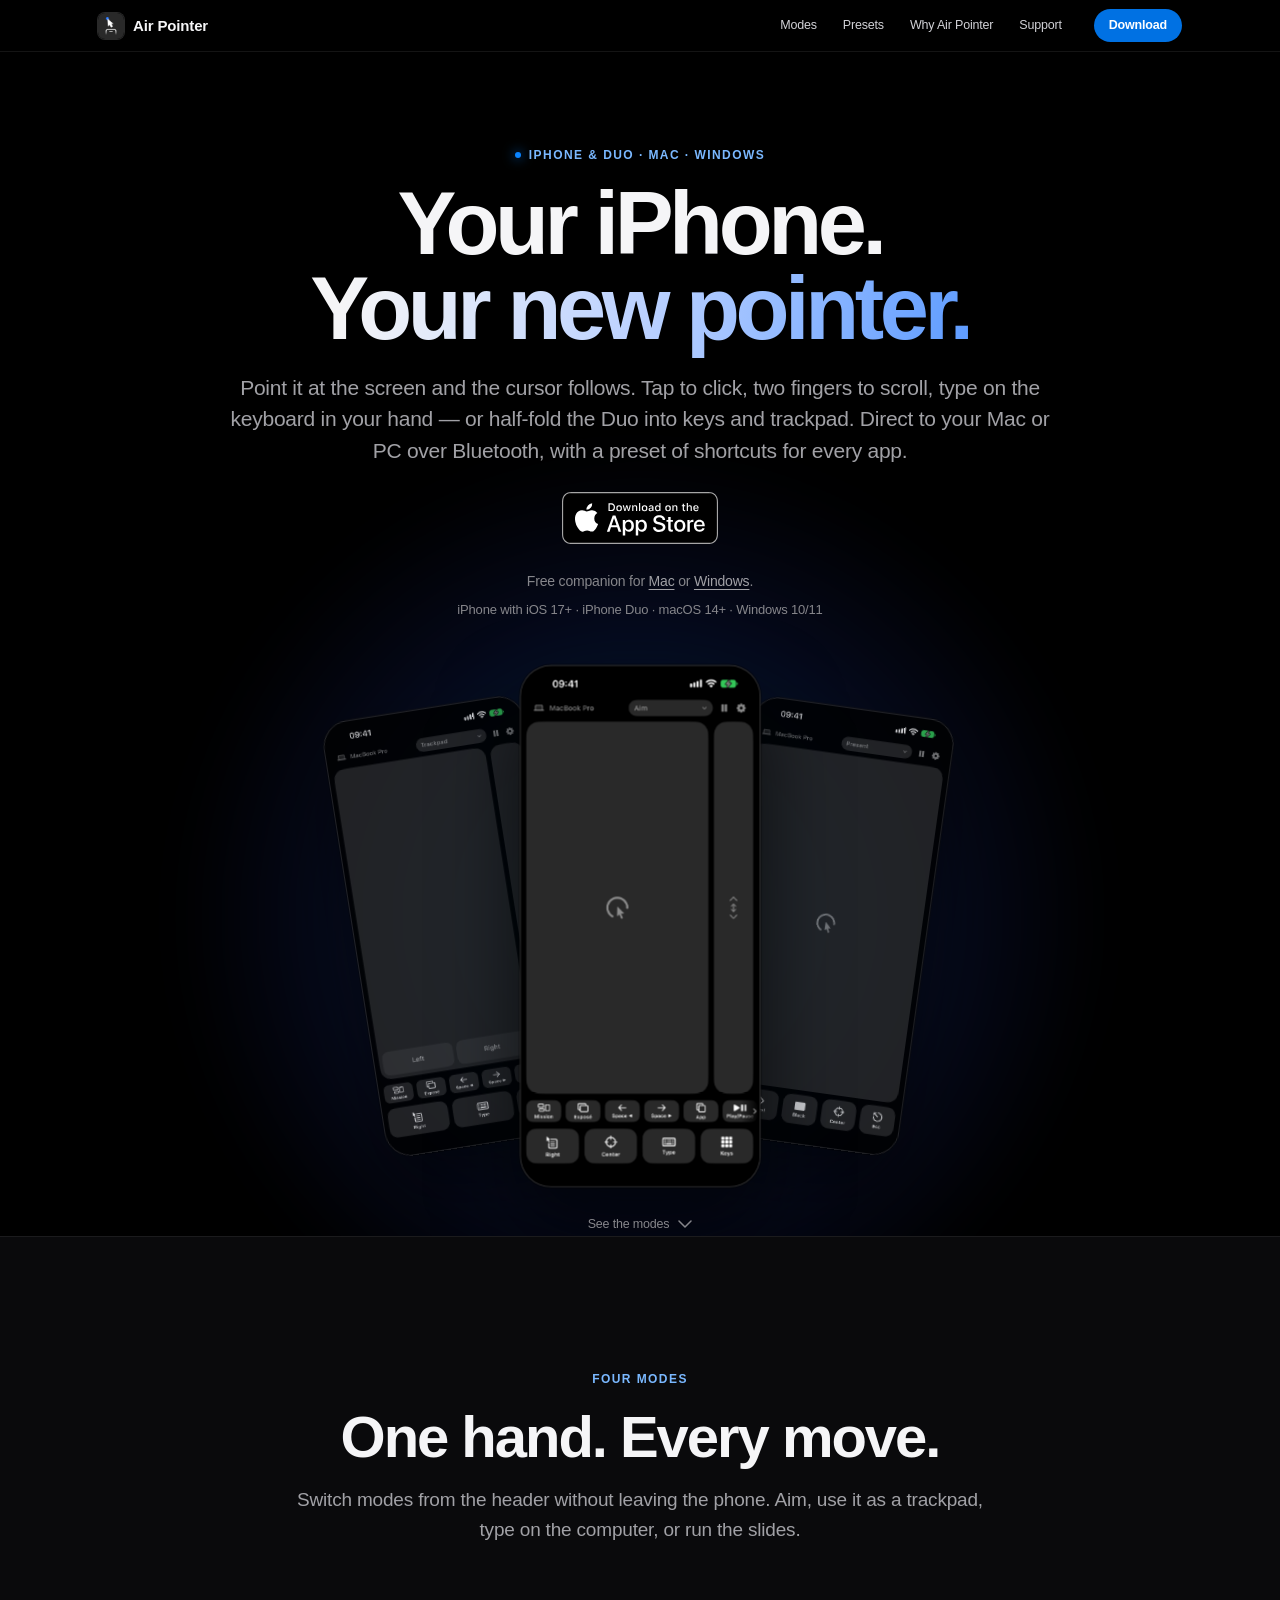
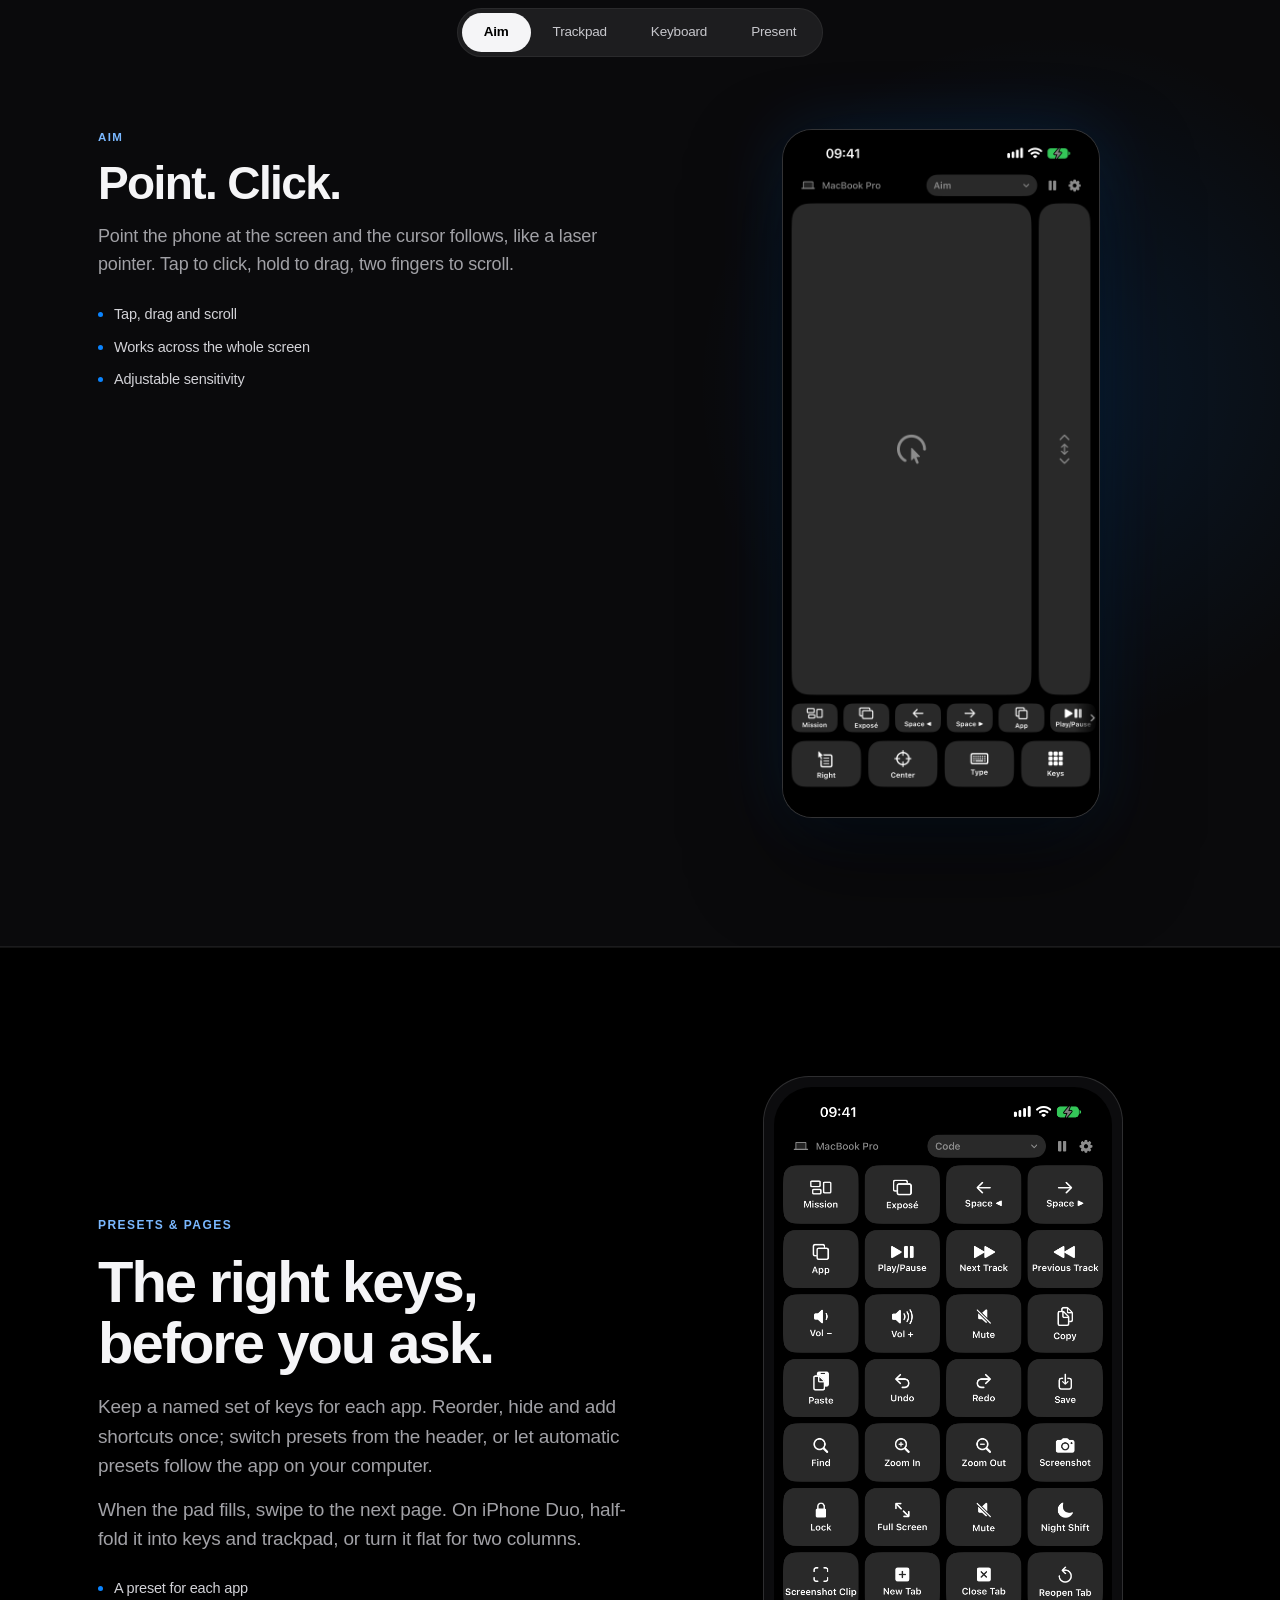
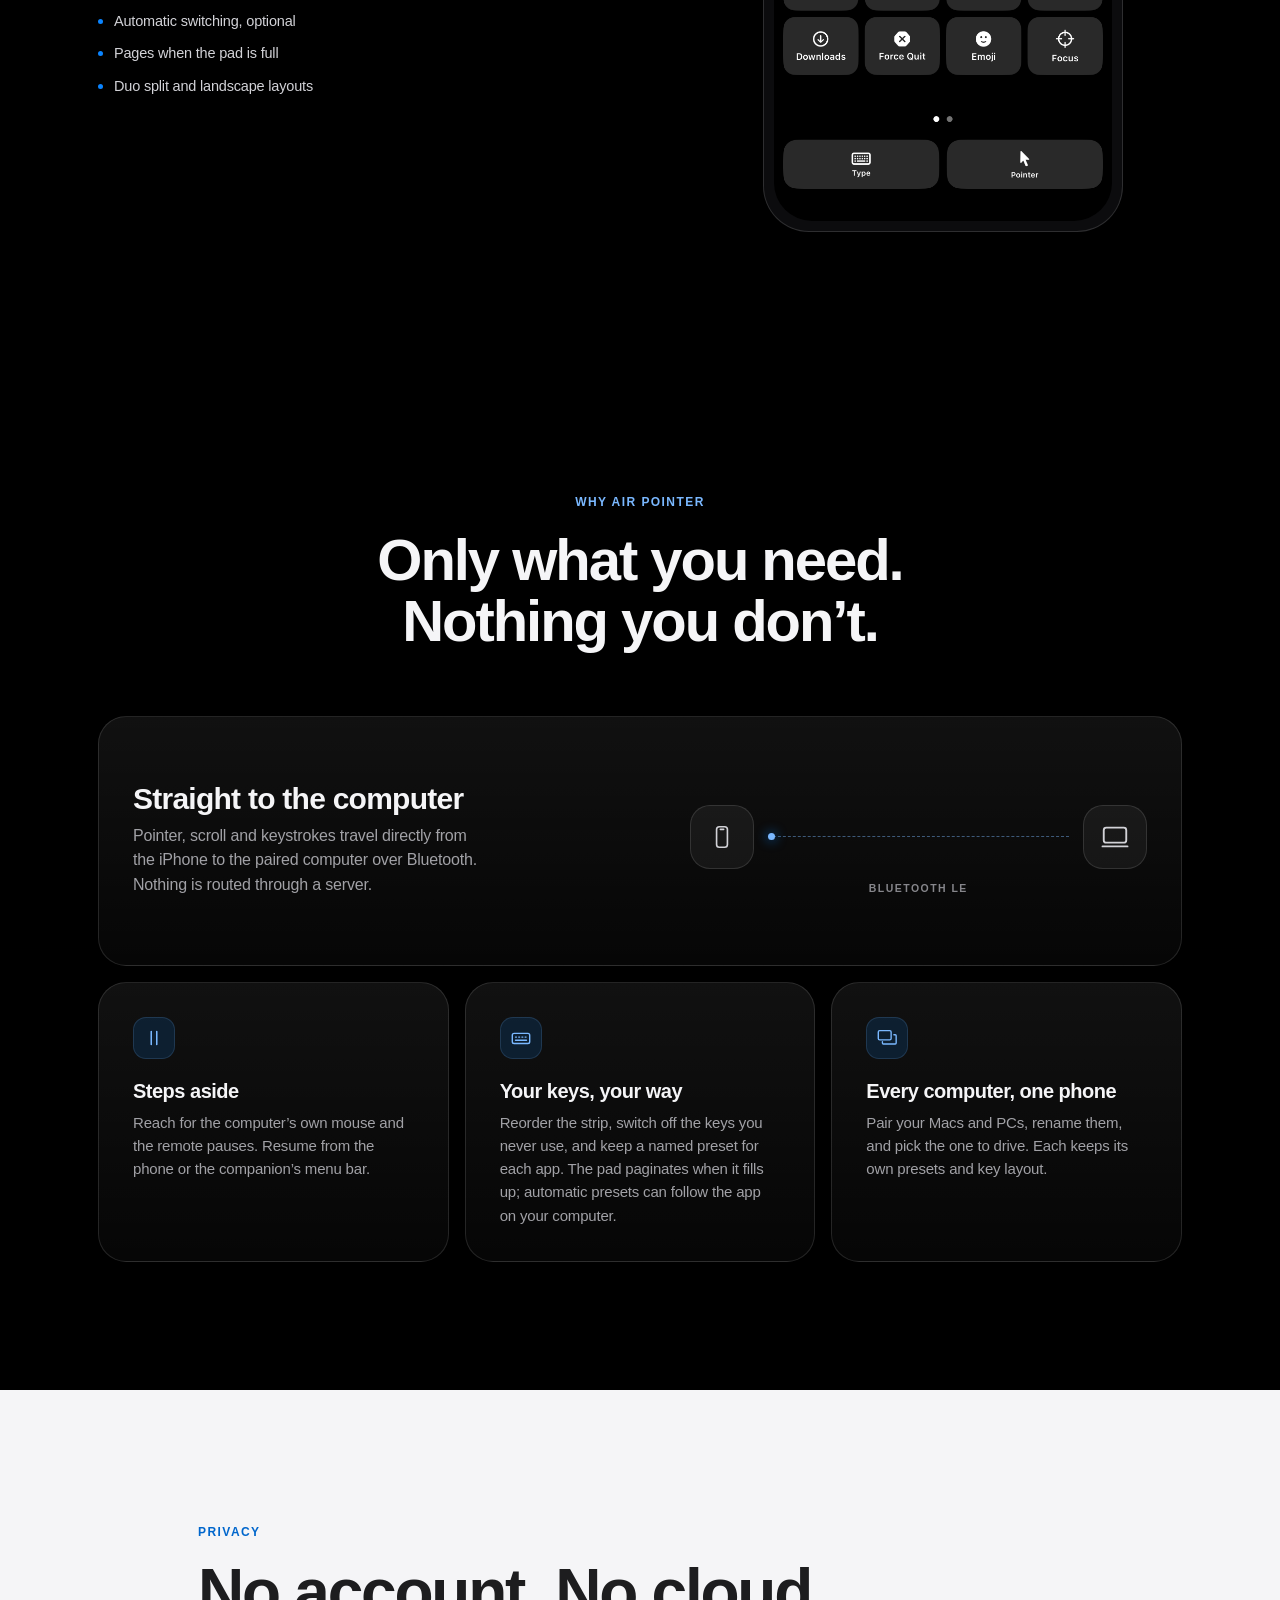
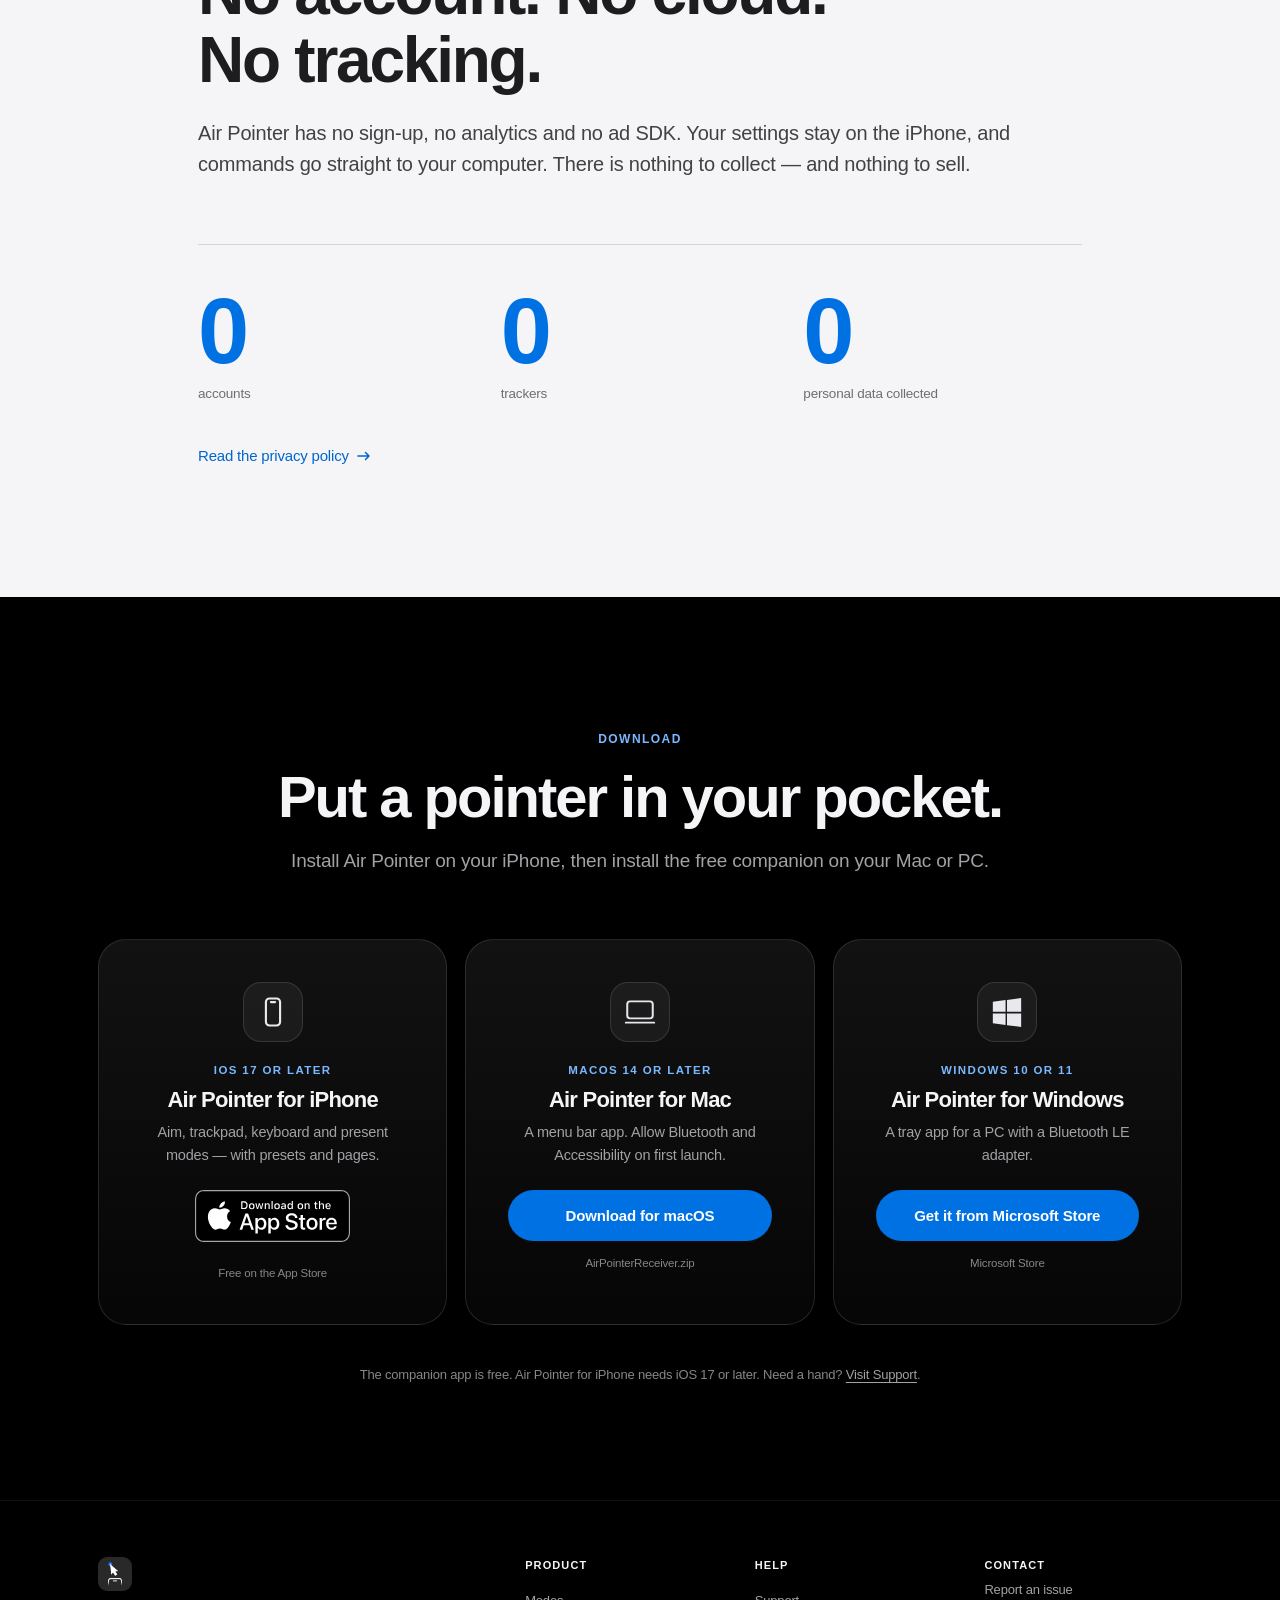
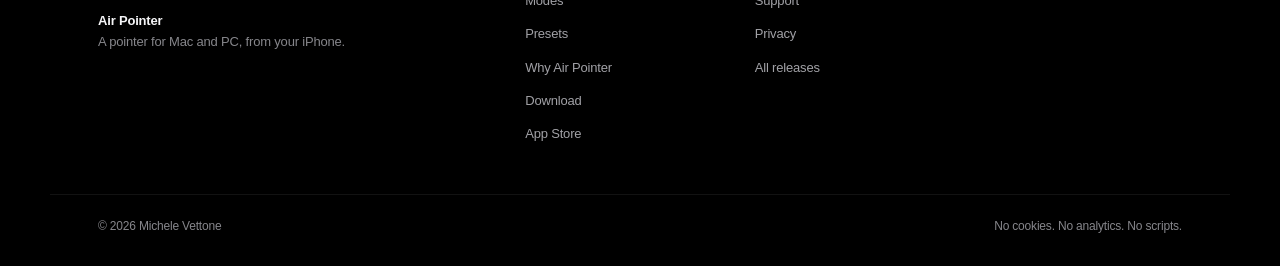
<file: index.html>
<!doctype html>
<html lang="en">
<head>
<meta charset="utf-8">
<meta name="viewport" content="width=device-width, initial-scale=1">
<title>Air Pointer — your iPhone, as a pointer for Mac and PC</title>
<meta name="description" content="Turn your iPhone or iPhone Duo into a pointer for your Mac or PC. Point, click, scroll and type over Bluetooth, with a preset of shortcuts for every app. No account, no cloud, no tracking.">
<meta name="theme-color" content="#000000">
<meta property="og:title" content="Air Pointer — your iPhone, as a pointer">
<meta property="og:description" content="Point, click, scroll and type on your computer from your iPhone or iPhone Duo. A preset of shortcuts for every app, direct over Bluetooth. No account, no cloud, no tracking.">
<meta property="og:type" content="website">
<meta property="og:url" content="https://airpointer.michelevettone.com/">
<meta property="og:image" content="https://airpointer.michelevettone.com/icon-512.png">
<meta name="apple-itunes-app" content="app-id=6833520222">
<link rel="icon" type="image/png" href="/favicon-dark.png" media="(prefers-color-scheme: dark)">
<link rel="icon" type="image/png" href="/favicon-light.png" media="(prefers-color-scheme: light)">
<link rel="apple-touch-icon" href="/apple-touch-icon.png">
<link rel="stylesheet" href="style.css?v=20261117a">
</head>
<body>
<a class="skip" href="#main">Skip to content</a>

<header class="nav">
  <div class="nav-inner">
    <a class="brand" href="/">
      <img src="icon-512.png" alt="" width="26" height="26">
      <span>Air Pointer</span>
    </a>
    <nav class="nav-links" aria-label="Main">
      <a href="#modes">Modes</a>
      <a href="#presets">Presets</a>
      <a href="#why">Why Air Pointer</a>
      <a href="/support">Support</a>
    </nav>
    <a class="nav-cta" href="#download">Download</a>
  </div>
</header>

<main id="main">

  <section class="hero">
    <div class="shell hero-copy">
      <p class="eyebrow"><span class="dot"></span>iPhone &amp; Duo · Mac · Windows</p>
      <h1>Your iPhone.<br><span class="grad">Your new pointer.</span></h1>
      <p class="lede">Point it at the screen and the cursor follows. Tap to click, two fingers to scroll, type on the keyboard in your hand — or half-fold the Duo into keys and trackpad. Direct to your Mac or PC over Bluetooth, with a preset of shortcuts for every app.</p>
      <div class="cta">
        <a class="store-badge" href="https://apps.apple.com/app/id6833520222" target="_blank" rel="noopener">
          <img src="assets/app-store.svg" alt="Download on the App Store" height="52">
        </a>
      </div>
      <p class="cta-alt">Free companion for <a href="https://github.com/michelevettone/airpointer-download/releases/latest/download/AirPointerReceiver.zip">Mac</a> or <a href="https://apps.microsoft.com/detail/9pgg8g8kqlkd" target="_blank" rel="noopener">Windows</a>.</p>
      <p class="fine">iPhone with iOS 17+ · iPhone Duo · macOS 14+ · Windows 10/11</p>
    </div>

    <div class="stage">
      <div class="glow" aria-hidden="true"></div>
      <figure class="device left">
        <span class="device-float">
          <img src="assets/trackpad.png?v=20261117a" width="1320" height="2868" alt="Trackpad mode with Left and Right buttons" loading="lazy" decoding="async">
        </span>
      </figure>
      <figure class="device main">
        <span class="device-float">
          <img src="assets/aim.png?v=20261117a" width="1320" height="2868" alt="Aim mode: pointing the iPhone to move the cursor" fetchpriority="high" decoding="async">
        </span>
      </figure>
      <figure class="device right">
        <span class="device-float">
          <img src="assets/present.png?v=20261117a" width="1320" height="2868" alt="Present mode with Back, Next, Black, Center and Esc" loading="lazy" decoding="async">
        </span>
      </figure>
    </div>

    <a class="scroll-cue" href="#modes">
      <span>See the modes</span>
      <svg width="14" height="8" viewBox="0 0 14 8" aria-hidden="true"><path d="M1 1l6 6 6-6" fill="none" stroke="currentColor" stroke-width="1.5" stroke-linecap="round" stroke-linejoin="round"/></svg>
    </a>
  </section>

  <section class="modes-section" id="modes">
    <div class="shell">
      <header class="section-head reveal">
        <p class="eyebrow">Four modes</p>
        <h2>One hand. Every move.</h2>
        <p class="sub">Switch modes from the header without leaving the phone. Aim, use it as a trackpad, type on the computer, or run the slides.</p>
      </header>

      <div class="modes">
        <div class="modes-switch" role="radiogroup" aria-label="Choose a mode">
          <input type="radio" name="mode" id="mode-aim" checked>
          <label for="mode-aim">Aim</label>
          <input type="radio" name="mode" id="mode-trackpad">
          <label for="mode-trackpad">Trackpad</label>
          <input type="radio" name="mode" id="mode-keyboard">
          <label for="mode-keyboard">Keyboard</label>
          <input type="radio" name="mode" id="mode-present">
          <label for="mode-present">Present</label>
        </div>

        <div class="mode-panels">
          <article class="mode-panel" id="panel-aim">
            <div class="panel-copy">
              <p class="mode-label">Aim</p>
              <h3>Point. Click.</h3>
              <p>Point the phone at the screen and the cursor follows, like a laser pointer. Tap to click, hold to drag, two fingers to scroll.</p>
              <ul class="ticks">
                <li>Tap, drag and scroll</li>
                <li>Works across the whole screen</li>
                <li>Adjustable sensitivity</li>
              </ul>
            </div>
            <figure class="panel-art">
              <img src="assets/aim.png?v=20261117a" width="1320" height="2868" alt="" loading="lazy" decoding="async">
            </figure>
          </article>

          <article class="mode-panel" id="panel-trackpad">
            <div class="panel-copy">
              <p class="mode-label">Trackpad</p>
              <h3>A trackpad in your hand.</h3>
              <p>Prefer relative movement? Use the pad with its own Left and Right buttons. Two-finger tap for a right click.</p>
              <ul class="ticks">
                <li>Left and Right buttons</li>
                <li>Two-finger scrolling</li>
                <li>Invert scrolling if you like</li>
              </ul>
            </div>
            <figure class="panel-art">
              <img src="assets/trackpad.png?v=20261117a" width="1320" height="2868" alt="" loading="lazy" decoding="async">
            </figure>
          </article>

          <article class="mode-panel" id="panel-keyboard">
            <div class="panel-copy">
              <p class="mode-label">Keyboard</p>
              <h3>The keys your computer lacks.</h3>
              <p>Type on the computer with the iPhone keyboard — esc, tab, arrows and modifiers included — plus Mission Control or Task View, spaces and the app switcher.</p>
              <ul class="ticks">
                <li>Text entry from the phone</li>
                <li>esc, tab, arrows, modifiers</li>
                <li>Mission Control / Task View</li>
              </ul>
            </div>
            <figure class="panel-art">
              <img src="assets/keyboard.png?v=20261117a" width="1320" height="2868" alt="" loading="lazy" decoding="async">
            </figure>
          </article>

          <article class="mode-panel" id="panel-present">
            <div class="panel-copy">
              <p class="mode-label">Present</p>
              <h3>Run the room, not the clicker.</h3>
              <p>Point at the slides like a laser pointer, with Back, Next, Black, Center and Esc in your hand. Works with any app that takes arrow keys.</p>
              <ul class="ticks">
                <li>Laser pointer from the phone</li>
                <li>Back, Next, Black, Esc</li>
                <li>Any app that takes arrow keys</li>
              </ul>
            </div>
            <figure class="panel-art">
              <img src="assets/present.png?v=20261117a" width="1320" height="2868" alt="" loading="lazy" decoding="async">
            </figure>
          </article>
        </div>
      </div>
    </div>
  </section>

  <section class="presets" id="presets">
    <div class="shell presets-inner">
      <div class="presets-copy reveal">
        <p class="eyebrow">Presets &amp; pages</p>
        <h2>The right keys,<br>before you ask.</h2>
        <p class="sub">Keep a named set of keys for each app. Reorder, hide and add shortcuts once; switch presets from the header, or let automatic presets follow the app on your computer.</p>
        <p class="sub">When the pad fills, swipe to the next page. On iPhone Duo, half-fold it into keys and trackpad, or turn it flat for two columns.</p>
        <ul class="ticks">
          <li>A preset for each app</li>
          <li>Automatic switching, optional</li>
          <li>Pages when the pad is full</li>
          <li>Duo split and landscape layouts</li>
        </ul>
      </div>
      <figure class="presets-art reveal">
        <img src="assets/keys.png?v=20261117a" width="1320" height="2868" alt="Keys pad with a Code preset and page dots" loading="lazy" decoding="async">
      </figure>
    </div>
  </section>

  <section class="why" id="why">
    <div class="shell">
      <header class="section-head reveal">
        <p class="eyebrow">Why Air Pointer</p>
        <h2>Only what you need.<br>Nothing you don’t.</h2>
      </header>

      <div class="bento">
        <article class="card wide reveal">
          <div class="card-copy">
            <h3>Straight to the computer</h3>
            <p>Pointer, scroll and keystrokes travel directly from the iPhone to the paired computer over Bluetooth. Nothing is routed through a server.</p>
          </div>
          <div class="signal" aria-hidden="true">
            <span class="signal-device">
              <svg width="26" height="26" viewBox="0 0 24 24" fill="none" stroke="currentColor" stroke-width="1.5" stroke-linecap="round"><rect x="7" y="2.5" width="10" height="19" rx="2.5"/><path d="M10.5 5h3"/></svg>
            </span>
            <span class="signal-link"><i></i></span>
            <span class="signal-device">
              <svg width="30" height="30" viewBox="0 0 24 24" fill="none" stroke="currentColor" stroke-width="1.5" stroke-linecap="round" stroke-linejoin="round"><rect x="3" y="4.5" width="18" height="12" rx="2"/><path d="M2 19.5h20"/></svg>
            </span>
            <span class="signal-label">Bluetooth LE</span>
          </div>
        </article>

        <article class="card reveal">
          <span class="icon">
            <svg width="22" height="22" viewBox="0 0 24 24" fill="none" stroke="currentColor" stroke-width="1.7" stroke-linecap="round"><path d="M9 5v14M15 5v14"/></svg>
          </span>
          <h3>Steps aside</h3>
          <p>Reach for the computer’s own mouse and the remote pauses. Resume from the phone or the companion’s menu bar.</p>
        </article>

        <article class="card reveal">
          <span class="icon">
            <svg width="22" height="22" viewBox="0 0 24 24" fill="none" stroke="currentColor" stroke-width="1.5" stroke-linecap="round"><rect x="2.5" y="7" width="19" height="11" rx="2"/><path d="M6 11h1M9.5 11h1M13 11h1M16.5 11h1M6 14.5h12"/></svg>
          </span>
          <h3>Your keys, your way</h3>
          <p>Reorder the strip, switch off the keys you never use, and keep a named preset for each app. The pad paginates when it fills up; automatic presets can follow the app on your computer.</p>
        </article>

        <article class="card reveal">
          <span class="icon">
            <svg width="22" height="22" viewBox="0 0 24 24" fill="none" stroke="currentColor" stroke-width="1.5" stroke-linecap="round" stroke-linejoin="round"><rect x="2.5" y="4" width="14" height="10" rx="1.5"/><path d="M19.5 8.5H21a1 1 0 0 1 1 1v8a1 1 0 0 1-1 1H8a1 1 0 0 1-1-1v-1.5"/></svg>
          </span>
          <h3>Every computer, one phone</h3>
          <p>Pair your Macs and PCs, rename them, and pick the one to drive. Each keeps its own presets and key layout.</p>
        </article>
      </div>
    </div>
  </section>

  <section class="private">
    <div class="shell private-inner reveal">
      <p class="eyebrow">Privacy</p>
      <h2>No account. <span class="nowrap">No cloud.</span><br>No tracking.</h2>
      <p class="private-lede">Air Pointer has no sign-up, no analytics and no ad SDK. Your settings stay on the iPhone, and commands go straight to your computer. There is nothing to collect — and nothing to sell.</p>

      <div class="zeros">
        <div><strong>0</strong><span>accounts</span></div>
        <div><strong>0</strong><span>trackers</span></div>
        <div><strong>0</strong><span>personal data collected</span></div>
      </div>

      <a class="text-link" href="/privacy">Read the privacy policy
        <svg width="14" height="10" viewBox="0 0 14 10" aria-hidden="true"><path d="M1 5h11M8.5 1.5L12 5l-3.5 3.5" fill="none" stroke="currentColor" stroke-width="1.5" stroke-linecap="round" stroke-linejoin="round"/></svg>
      </a>
    </div>
  </section>

  <section class="download" id="download">
    <div class="shell">
      <header class="section-head reveal">
        <p class="eyebrow">Download</p>
        <h2>Put a pointer in your pocket.</h2>
        <p class="sub">Install Air Pointer on your iPhone, then install the free companion on your Mac or PC.</p>
      </header>

      <div class="os-grid">
        <article class="os-card reveal">
          <span class="os-icon">
            <svg width="34" height="34" viewBox="0 0 24 24" fill="none" stroke="currentColor" stroke-width="1.5" stroke-linecap="round"><rect x="7" y="2.5" width="10" height="19" rx="2.5"/><path d="M10.5 5h3"/></svg>
          </span>
          <p class="os-name">iOS 17 or later</p>
          <h3>Air Pointer for iPhone</h3>
          <p class="os-copy">Aim, trackpad, keyboard and present modes — with presets and pages.</p>
          <a class="store-badge" href="https://apps.apple.com/app/id6833520222" target="_blank" rel="noopener">
          <img src="assets/app-store.svg" alt="Download on the App Store" height="52">
        </a>
          <p class="fine">Free on the App Store</p>
        </article>

        <article class="os-card reveal">
          <span class="os-icon">
            <svg width="34" height="34" viewBox="0 0 24 24" fill="none" stroke="currentColor" stroke-width="1.4" stroke-linecap="round" stroke-linejoin="round"><rect x="3" y="4.5" width="18" height="12" rx="2"/><path d="M2 19.5h20"/></svg>
          </span>
          <p class="os-name">macOS 14 or later</p>
          <h3>Air Pointer for Mac</h3>
          <p class="os-copy">A menu bar app. Allow Bluetooth and Accessibility on first launch.</p>
          <a class="btn primary wide" href="https://github.com/michelevettone/airpointer-download/releases/latest/download/AirPointerReceiver.zip">Download for macOS</a>
          <p class="fine">AirPointerReceiver.zip</p>
        </article>

        <article class="os-card reveal">
          <span class="os-icon">
            <svg width="34" height="34" viewBox="0 0 24 24" fill="currentColor" aria-hidden="true"><path d="M2 4.8l9-1.2v8.2H2V4.8zm10-1.3L22 2.2v9.6H12V3.5zM2 13h9v8.2l-9-1.2V13zm10 0h10v9.6l-10-1.3V13z"/></svg>
          </span>
          <p class="os-name">Windows 10 or 11</p>
          <h3>Air Pointer for Windows</h3>
          <p class="os-copy">A tray app for a PC with a Bluetooth LE adapter.</p>
          <a class="btn primary wide" href="https://apps.microsoft.com/detail/9pgg8g8kqlkd" target="_blank" rel="noopener">Get it from Microsoft Store</a>
          <p class="fine">Microsoft Store</p>
        </article>
      </div>

      <p class="fine centered reveal">The companion app is free. Air Pointer for iPhone needs iOS 17 or later. Need a hand? <a href="/support">Visit Support</a>.</p>
    </div>
  </section>

</main>

<footer>
  <div class="shell footer-grid">
    <div class="footer-brand">
      <img src="icon-512.png" alt="" width="34" height="34">
      <p><strong>Air Pointer</strong><br>A pointer for Mac and PC, from your iPhone.</p>
    </div>
    <nav aria-label="Product">
      <p class="footer-title">Product</p>
      <a href="#modes">Modes</a>
      <a href="#presets">Presets</a>
      <a href="#why">Why Air Pointer</a>
      <a href="#download">Download</a>
      <a href="https://apps.apple.com/app/id6833520222" target="_blank" rel="noopener">App Store</a>
    </nav>
    <nav aria-label="Help">
      <p class="footer-title">Help</p>
      <a href="/support">Support</a>
      <a href="/privacy">Privacy</a>
      <a href="https://github.com/michelevettone/airpointer-download/releases">All releases</a>
    </nav>
    <div>
      <p class="footer-title">Contact</p>
      <a href="https://github.com/michelevettone/airpointer-download/issues">Report an issue</a>
    </div>
  </div>
  <div class="shell footer-bottom">
    <p>© 2026 Michele Vettone</p>
    <p>No cookies. No analytics. No scripts.</p>
  </div>
</footer>

</body>
</html>
</file>
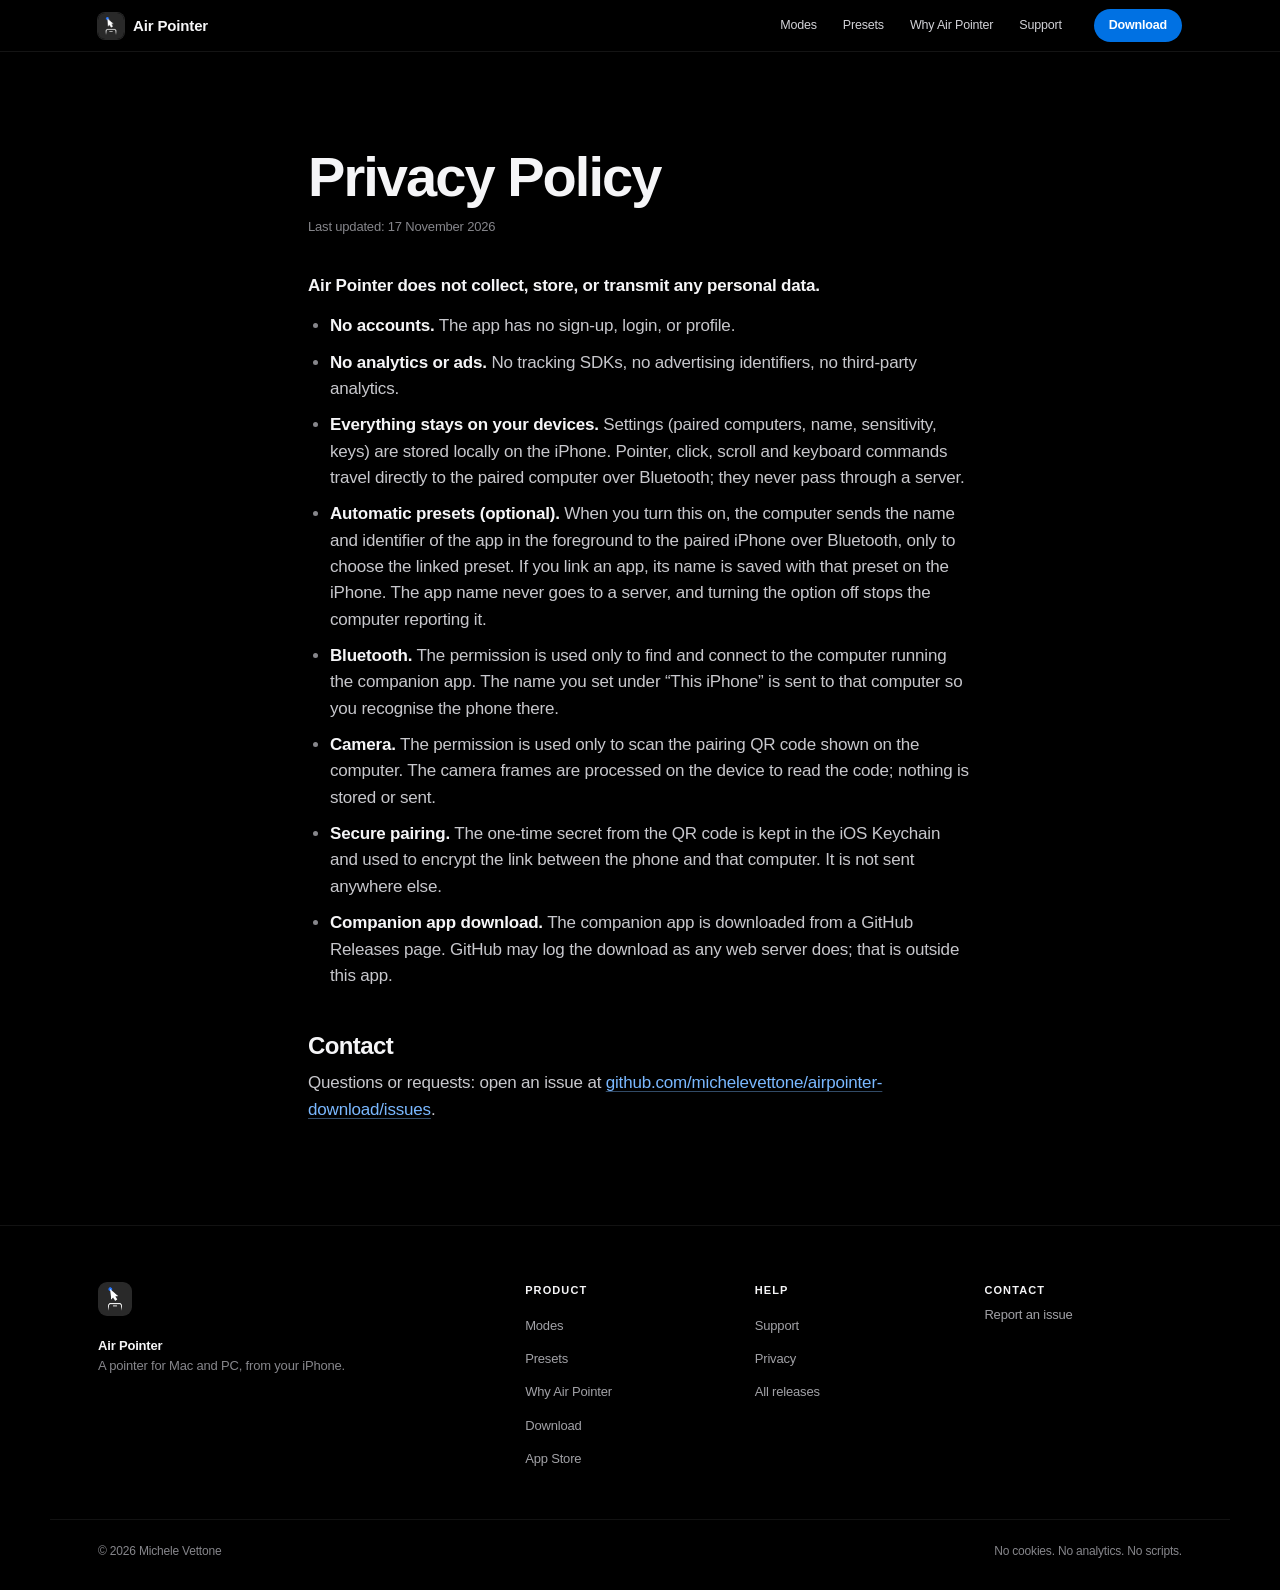
<file: privacy.html>
<!doctype html>
<html lang="en">
<head>
<meta charset="utf-8">
<meta name="viewport" content="width=device-width, initial-scale=1">
<title>Privacy — Air Pointer</title>
<meta name="description" content="Air Pointer does not collect, store, or transmit any personal data.">
<meta name="theme-color" content="#000000">
<!-- When the App Store listing is live:
<meta name="apple-itunes-app" content="app-id=6833520222">
-->
<link rel="icon" type="image/png" href="/favicon-dark.png" media="(prefers-color-scheme: dark)">
<link rel="icon" type="image/png" href="/favicon-light.png" media="(prefers-color-scheme: light)">
<link rel="apple-touch-icon" href="/apple-touch-icon.png">
<link rel="stylesheet" href="style.css?v=20261117a">
</head>
<body>
<a class="skip" href="#main">Skip to content</a>

<header class="nav">
  <div class="nav-inner">
    <a class="brand" href="/">
      <img src="icon-512.png" alt="" width="26" height="26">
      <span>Air Pointer</span>
    </a>
    <nav class="nav-links" aria-label="Main">
      <a href="/#modes">Modes</a>
      <a href="/#presets">Presets</a>
      <a href="/#why">Why Air Pointer</a>
      <a href="/support">Support</a>
    </nav>
    <a class="nav-cta" href="/#download">Download</a>
  </div>
</header>

<main class="shell doc" id="main">
  <h1>Privacy Policy</h1>
  <p class="note">Last updated: 17 November 2026</p>

  <p><strong>Air Pointer does not collect, store, or transmit any personal data.</strong></p>

  <ul>
    <li><strong>No accounts.</strong> The app has no sign-up, login, or profile.</li>
    <li><strong>No analytics or ads.</strong> No tracking SDKs, no advertising identifiers, no third-party analytics.</li>
    <li><strong>Everything stays on your devices.</strong> Settings (paired computers, name, sensitivity, keys) are stored locally on the iPhone. Pointer, click, scroll and keyboard commands travel directly to the paired computer over Bluetooth; they never pass through a server.</li>
    <li><strong>Automatic presets (optional).</strong> When you turn this on, the computer sends the name and identifier of the app in the foreground to the paired iPhone over Bluetooth, only to choose the linked preset. If you link an app, its name is saved with that preset on the iPhone. The app name never goes to a server, and turning the option off stops the computer reporting it.</li>
    <li><strong>Bluetooth.</strong> The permission is used only to find and connect to the computer running the companion app. The name you set under “This iPhone” is sent to that computer so you recognise the phone there.</li>
    <li><strong>Camera.</strong> The permission is used only to scan the pairing QR code shown on the computer. The camera frames are processed on the device to read the code; nothing is stored or sent.</li>
    <li><strong>Secure pairing.</strong> The one-time secret from the QR code is kept in the iOS Keychain and used to encrypt the link between the phone and that computer. It is not sent anywhere else.</li>
    <li><strong>Companion app download.</strong> The companion app is downloaded from a GitHub Releases page. GitHub may log the download as any web server does; that is outside this app.</li>
  </ul>

  <h2>Contact</h2>
  <p>Questions or requests: open an issue at <a href="https://github.com/michelevettone/airpointer-download/issues">github.com/michelevettone/airpointer-download/issues</a>.</p>
</main>

<footer>
  <div class="shell footer-grid">
    <div class="footer-brand">
      <img src="icon-512.png" alt="" width="34" height="34">
      <p><strong>Air Pointer</strong><br>A pointer for Mac and PC, from your iPhone.</p>
    </div>
    <nav aria-label="Product">
      <p class="footer-title">Product</p>
      <a href="/#modes">Modes</a>
      <a href="/#presets">Presets</a>
      <a href="/#why">Why Air Pointer</a>
      <a href="/#download">Download</a>
      <a href="https://apps.apple.com/app/id6833520222" target="_blank" rel="noopener">App Store</a>
    </nav>
    <nav aria-label="Help">
      <p class="footer-title">Help</p>
      <a href="/support">Support</a>
      <a href="/privacy">Privacy</a>
      <a href="https://github.com/michelevettone/airpointer-download/releases">All releases</a>
    </nav>
    <div>
      <p class="footer-title">Contact</p>
      <a href="https://github.com/michelevettone/airpointer-download/issues">Report an issue</a>
    </div>
  </div>
  <div class="shell footer-bottom">
    <p>© 2026 Michele Vettone</p>
    <p>No cookies. No analytics. No scripts.</p>
  </div>
</footer>

</body>
</html>
</file>
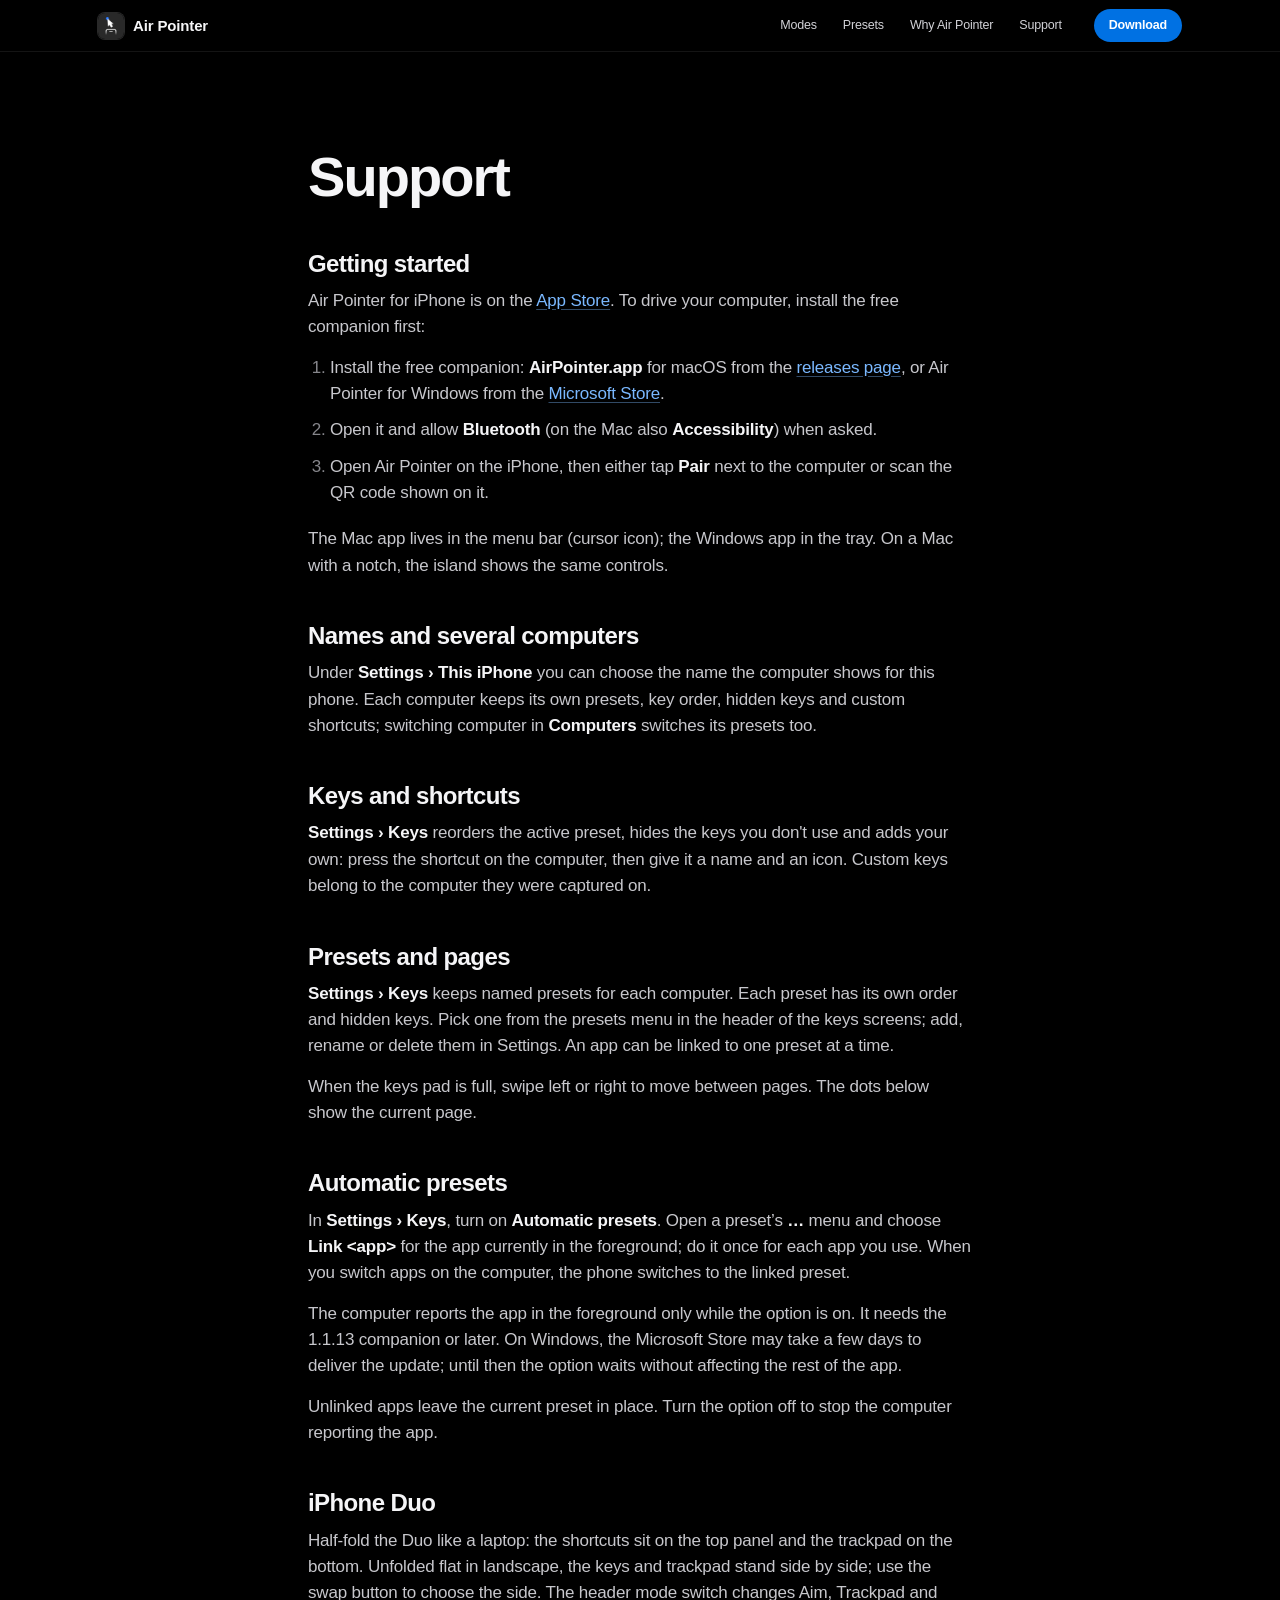
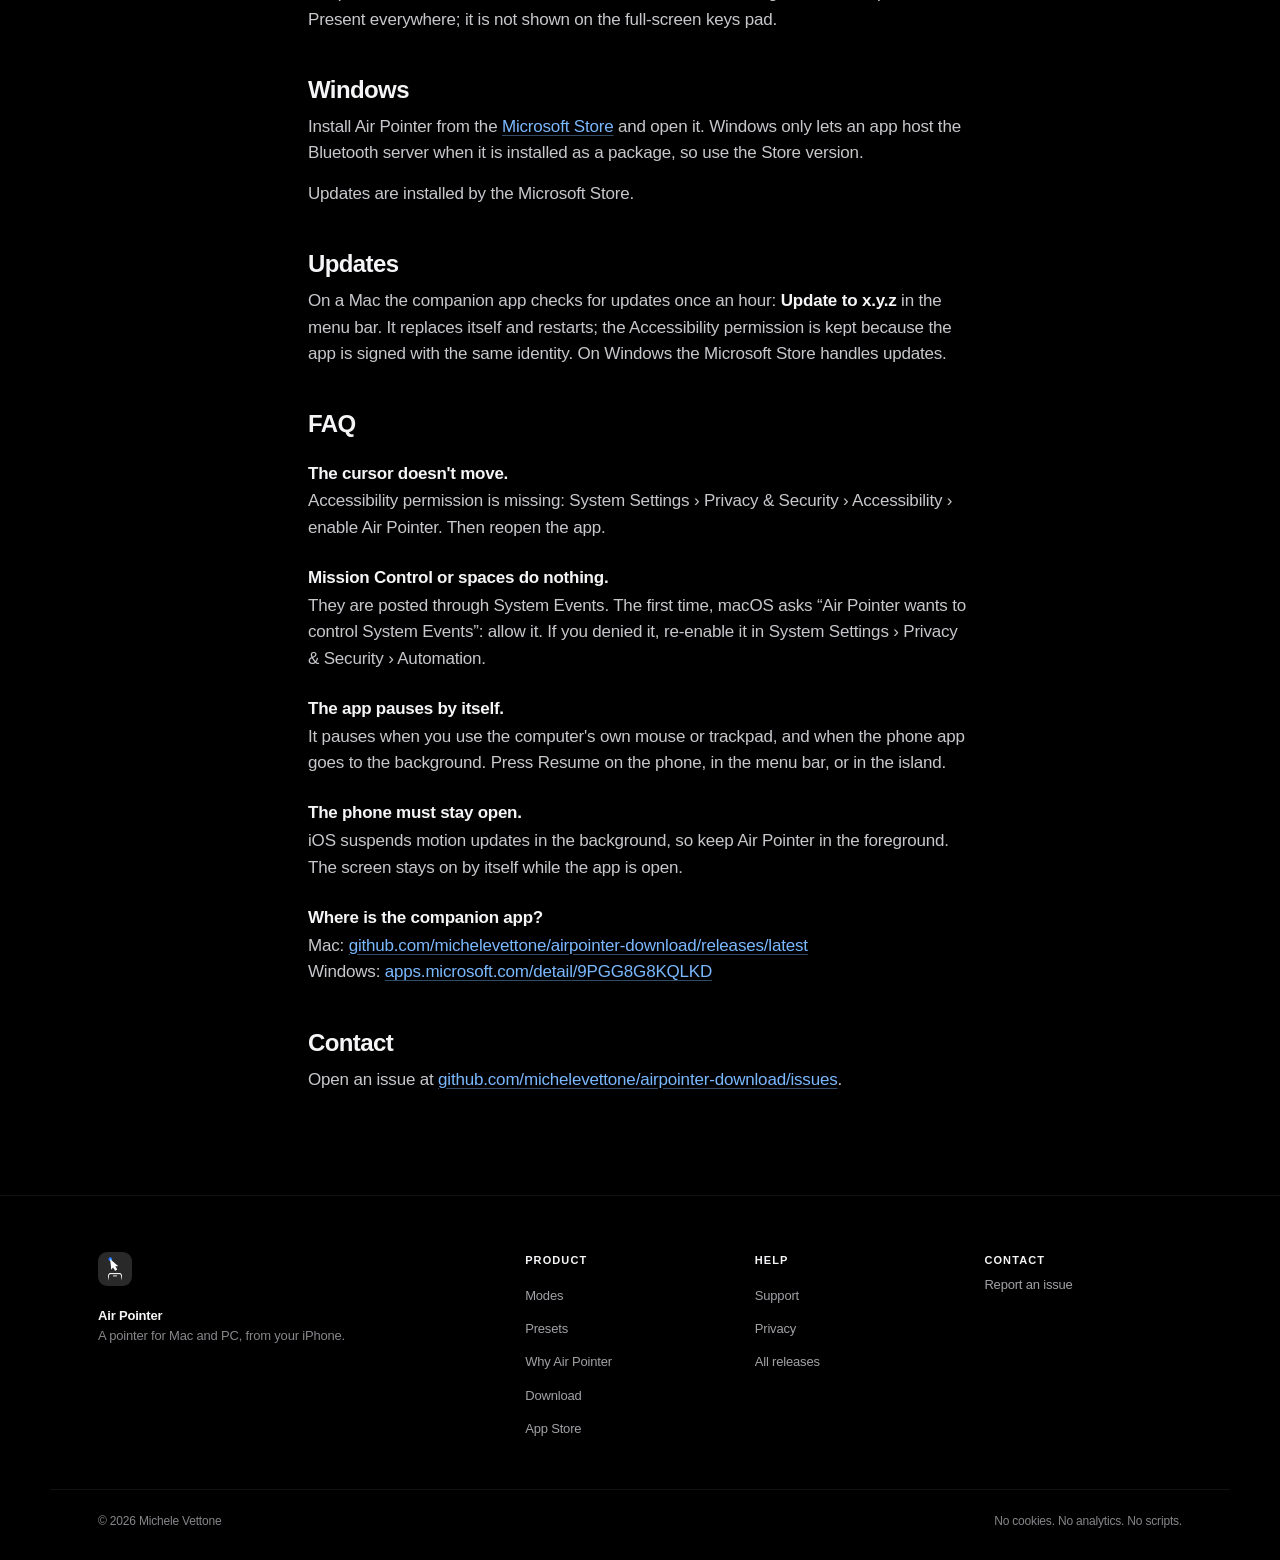
<file: support.html>
<!doctype html>
<html lang="en">
<head>
<meta charset="utf-8">
<meta name="viewport" content="width=device-width, initial-scale=1">
<title>Support — Air Pointer</title>
<meta name="description" content="Setup, permissions, updates and troubleshooting for Air Pointer.">
<meta name="theme-color" content="#000000">
<!-- When the App Store listing is live:
<meta name="apple-itunes-app" content="app-id=6833520222">
-->
<link rel="icon" type="image/png" href="/favicon-dark.png" media="(prefers-color-scheme: dark)">
<link rel="icon" type="image/png" href="/favicon-light.png" media="(prefers-color-scheme: light)">
<link rel="apple-touch-icon" href="/apple-touch-icon.png">
<link rel="stylesheet" href="style.css?v=20261117a">
</head>
<body>
<a class="skip" href="#main">Skip to content</a>

<header class="nav">
  <div class="nav-inner">
    <a class="brand" href="/">
      <img src="icon-512.png" alt="" width="26" height="26">
      <span>Air Pointer</span>
    </a>
    <nav class="nav-links" aria-label="Main">
      <a href="/#modes">Modes</a>
      <a href="/#presets">Presets</a>
      <a href="/#why">Why Air Pointer</a>
      <a href="/support">Support</a>
    </nav>
    <a class="nav-cta" href="/#download">Download</a>
  </div>
</header>

<main class="shell doc" id="main">
  <h1>Support</h1>

  <h2>Getting started</h2>
  <p>Air Pointer for iPhone is on the <a href="https://apps.apple.com/app/id6833520222" target="_blank" rel="noopener">App Store</a>. To drive your computer, install the free companion first:</p>
  <ol>
    <li>Install the free companion: <strong>AirPointer.app</strong> for macOS from the <a href="https://github.com/michelevettone/airpointer-download/releases/latest">releases page</a>, or Air Pointer for Windows from the <a href="https://apps.microsoft.com/detail/9pgg8g8kqlkd" target="_blank" rel="noopener">Microsoft Store</a>.</li>
    <li>Open it and allow <strong>Bluetooth</strong> (on the Mac also <strong>Accessibility</strong>) when asked.</li>
    <li>Open Air Pointer on the iPhone, then either tap <strong>Pair</strong> next to the computer or scan the QR code shown on it.</li>
  </ol>
  <p>The Mac app lives in the menu bar (cursor icon); the Windows app in the tray. On a Mac with a notch, the island shows the same controls.</p>

  <h2>Names and several computers</h2>
  <p>Under <strong>Settings › This iPhone</strong> you can choose the name the computer shows for this phone. Each computer keeps its own presets, key order, hidden keys and custom shortcuts; switching computer in <strong>Computers</strong> switches its presets too.</p>

  <h2>Keys and shortcuts</h2>
  <p><strong>Settings › Keys</strong> reorders the active preset, hides the keys you don't use and adds your own: press the shortcut on the computer, then give it a name and an icon. Custom keys belong to the computer they were captured on.</p>

  <h2>Presets and pages</h2>
  <p><strong>Settings › Keys</strong> keeps named presets for each computer. Each preset has its own order and hidden keys. Pick one from the presets menu in the header of the keys screens; add, rename or delete them in Settings. An app can be linked to one preset at a time.</p>
  <p>When the keys pad is full, swipe left or right to move between pages. The dots below show the current page.</p>

  <h2>Automatic presets</h2>
  <p>In <strong>Settings › Keys</strong>, turn on <strong>Automatic presets</strong>. Open a preset’s <strong>…</strong> menu and choose <strong>Link &lt;app&gt;</strong> for the app currently in the foreground; do it once for each app you use. When you switch apps on the computer, the phone switches to the linked preset.</p>
  <p>The computer reports the app in the foreground only while the option is on. It needs the 1.1.13 companion or later. On Windows, the Microsoft Store may take a few days to deliver the update; until then the option waits without affecting the rest of the app.</p>
  <p>Unlinked apps leave the current preset in place. Turn the option off to stop the computer reporting the app.</p>

  <h2>iPhone Duo</h2>
  <p>Half-fold the Duo like a laptop: the shortcuts sit on the top panel and the trackpad on the bottom. Unfolded flat in landscape, the keys and trackpad stand side by side; use the swap button to choose the side. The header mode switch changes Aim, Trackpad and Present everywhere; it is not shown on the full-screen keys pad.</p>

  <h2>Windows</h2>
  <p>Install Air Pointer from the <a href="https://apps.microsoft.com/detail/9pgg8g8kqlkd" target="_blank" rel="noopener">Microsoft Store</a> and open it. Windows only lets an app host the Bluetooth server when it is installed as a package, so use the Store version.</p>
  <p>Updates are installed by the Microsoft Store.</p>

  <h2>Updates</h2>
  <p>On a Mac the companion app checks for updates once an hour: <strong>Update to x.y.z</strong> in the menu bar. It replaces itself and restarts; the Accessibility permission is kept because the app is signed with the same identity. On Windows the Microsoft Store handles updates.</p>

  <h2>FAQ</h2>

  <h3>The cursor doesn't move.</h3>
  <p>Accessibility permission is missing: System Settings › Privacy &amp; Security › Accessibility › enable Air Pointer. Then reopen the app.</p>

  <h3>Mission Control or spaces do nothing.</h3>
  <p>They are posted through System Events. The first time, macOS asks “Air Pointer wants to control System Events”: allow it. If you denied it, re-enable it in System Settings › Privacy &amp; Security › Automation.</p>

  <h3>The app pauses by itself.</h3>
  <p>It pauses when you use the computer's own mouse or trackpad, and when the phone app goes to the background. Press Resume on the phone, in the menu bar, or in the island.</p>

  <h3>The phone must stay open.</h3>
  <p>iOS suspends motion updates in the background, so keep Air Pointer in the foreground. The screen stays on by itself while the app is open.</p>

  <h3>Where is the companion app?</h3>
  <p>Mac: <a href="https://github.com/michelevettone/airpointer-download/releases/latest">github.com/michelevettone/airpointer-download/releases/latest</a><br>
  Windows: <a href="https://apps.microsoft.com/detail/9pgg8g8kqlkd" target="_blank" rel="noopener">apps.microsoft.com/detail/9PGG8G8KQLKD</a></p>

  <h2>Contact</h2>
  <p>Open an issue at <a href="https://github.com/michelevettone/airpointer-download/issues">github.com/michelevettone/airpointer-download/issues</a>.</p>
</main>

<footer>
  <div class="shell footer-grid">
    <div class="footer-brand">
      <img src="icon-512.png" alt="" width="34" height="34">
      <p><strong>Air Pointer</strong><br>A pointer for Mac and PC, from your iPhone.</p>
    </div>
    <nav aria-label="Product">
      <p class="footer-title">Product</p>
      <a href="/#modes">Modes</a>
      <a href="/#presets">Presets</a>
      <a href="/#why">Why Air Pointer</a>
      <a href="/#download">Download</a>
      <a href="https://apps.apple.com/app/id6833520222" target="_blank" rel="noopener">App Store</a>
    </nav>
    <nav aria-label="Help">
      <p class="footer-title">Help</p>
      <a href="/support">Support</a>
      <a href="/privacy">Privacy</a>
      <a href="https://github.com/michelevettone/airpointer-download/releases">All releases</a>
    </nav>
    <div>
      <p class="footer-title">Contact</p>
      <a href="https://github.com/michelevettone/airpointer-download/issues">Report an issue</a>
    </div>
  </div>
  <div class="shell footer-bottom">
    <p>© 2026 Michele Vettone</p>
    <p>No cookies. No analytics. No scripts.</p>
  </div>
</footer>

</body>
</html>
</file>
<file: style.css>
/* Air Pointer — airpointer.michelevettone.com
   Static, no frameworks, no JavaScript. */

:root {
  --bg: #000;
  --bg-soft: #0a0a0c;
  --fg: #f5f5f7;
  --muted: #a1a1a6;
  --muted-2: #86868b;
  --line: rgba(255, 255, 255, .12);
  --line-soft: rgba(255, 255, 255, .07);
  --panel: rgba(255, 255, 255, .055);
  --blue: #0a84ff;
  --blue-strong: #0071e3;
  --blue-soft: #7ab8ff;
  --radius: 28px;
  --nav-h: 52px;
}

*, *::before, *::after { box-sizing: border-box; }

html {
  -webkit-text-size-adjust: 100%;
  scroll-behavior: smooth;
  scroll-padding-top: calc(var(--nav-h) + 24px);
}

body {
  margin: 0;
  background: var(--bg);
  color: var(--fg);
  font: 17px/1.55 -apple-system, BlinkMacSystemFont, "SF Pro Text", "Segoe UI", Inter, Roboto, sans-serif;
  letter-spacing: -.011em;
  -webkit-font-smoothing: antialiased;
  text-rendering: optimizeLegibility;
  overflow-x: hidden;
}

img { max-width: 100%; }
p { margin: 0 0 16px; }
h1, h2, h3 { margin: 0; font-weight: 700; letter-spacing: -.035em; line-height: 1.05; }
a { color: inherit; }
::selection { background: rgba(10, 132, 255, .4); }

:focus-visible {
  outline: 2px solid var(--blue-soft);
  outline-offset: 3px;
  border-radius: 4px;
}

.shell {
  max-width: 1180px;
  margin: 0 auto;
  padding: 0 clamp(20px, 5vw, 48px);
}

.nowrap { white-space: nowrap; }

.sr-only {
  position: absolute;
  width: 1px; height: 1px;
  padding: 0; margin: -1px;
  overflow: hidden;
  clip: rect(0 0 0 0);
  white-space: nowrap;
  border: 0;
}

.skip {
  position: absolute;
  left: -9999px;
  top: 12px;
  z-index: 100;
  background: var(--fg);
  color: #000;
  padding: 10px 18px;
  border-radius: 999px;
  font-weight: 600;
  text-decoration: none;
}
.skip:focus { left: 16px; }

/* ---------- Nav ---------- */

.nav {
  position: fixed;
  inset: 0 0 auto;
  z-index: 50;
  height: var(--nav-h);
  background: rgba(0, 0, 0, .8);
  -webkit-backdrop-filter: saturate(180%) blur(20px);
  backdrop-filter: saturate(180%) blur(20px);
  border-bottom: 1px solid rgba(255, 255, 255, .08);
}

.nav-inner {
  max-width: 1180px;
  height: 100%;
  margin: 0 auto;
  padding: 0 clamp(20px, 5vw, 48px);
  display: flex;
  align-items: center;
  gap: 28px;
}

.brand {
  display: inline-flex;
  align-items: center;
  gap: 9px;
  font-size: 15px;
  font-weight: 600;
  letter-spacing: -.01em;
  text-decoration: none;
  white-space: nowrap;
}
.brand img { border-radius: 7px; box-shadow: 0 0 0 1px rgba(255, 255, 255, .16); }

.nav-links {
  display: flex;
  align-items: center;
  gap: 26px;
  margin-left: auto;
}
.nav-links a {
  color: #d2d2d7;
  font-size: 12.5px;
  text-decoration: none;
  padding: 8px 0;
  transition: color .2s ease;
}
.nav-links a:hover { color: #fff; }

.nav-cta {
  margin-left: 4px;
  padding: 7px 15px;
  border-radius: 999px;
  background: var(--blue-strong);
  color: #fff;
  font-size: 12.5px;
  font-weight: 600;
  text-decoration: none;
  white-space: nowrap;
  transition: background .2s ease, transform .2s ease;
}
.nav-cta:hover { background: #0068d1; transform: translateY(-1px); }

/* ---------- Shared type ---------- */

.eyebrow {
  display: inline-flex;
  align-items: center;
  gap: 8px;
  margin: 0 0 18px;
  color: var(--blue-soft);
  font-size: 12px;
  font-weight: 600;
  letter-spacing: .12em;
  text-transform: uppercase;
}
.eyebrow .dot {
  width: 6px;
  height: 6px;
  border-radius: 50%;
  background: var(--blue);
  box-shadow: 0 0 12px var(--blue);
}

.section-head {
  max-width: 760px;
  margin: 0 auto clamp(40px, 6vw, 64px);
  text-align: center;
}
.section-head h2 {
  font-size: clamp(34px, 5.2vw, 58px);
  margin-bottom: 18px;
}
.section-head .sub {
  margin: 0 auto;
  max-width: 38em;
  color: var(--muted);
  font-size: clamp(16px, 1.5vw, 19px);
}

.fine {
  color: var(--muted-2);
  font-size: 13px;
  line-height: 1.5;
}
.fine a { color: var(--muted); text-underline-offset: 3px; }
.fine a:hover { color: var(--fg); }
.fine.centered { text-align: center; margin-top: 40px; }

.btn {
  display: inline-flex;
  align-items: center;
  justify-content: center;
  padding: 13px 24px;
  border-radius: 999px;
  border: 1px solid transparent;
  font-size: 15px;
  font-weight: 600;
  letter-spacing: -.01em;
  text-decoration: none;
  white-space: nowrap;
  transition: transform .2s ease, background .2s ease, border-color .2s ease;
}
.btn.primary { background: var(--blue-strong); color: #fff; }
.btn.primary:hover { background: #0068d1; transform: translateY(-1px); }
.btn.wide { width: 100%; }

.cta-alt {
  margin: 18px 0 8px;
  color: var(--muted-2);
  font-size: 14px;
}
.cta-alt a {
  color: var(--muted);
  text-decoration: underline;
  text-underline-offset: 3px;
}
.cta-alt a:hover { color: var(--fg); }

.text-link {
  display: inline-flex;
  align-items: center;
  gap: 8px;
  color: #0066cc;
  font-size: 15px;
  font-weight: 500;
  text-decoration: none;
}
.text-link:hover { text-decoration: underline; text-underline-offset: 3px; }
.text-link svg { transition: transform .2s ease; }
.text-link:hover svg { transform: translateX(3px); }

/* ---------- Hero ---------- */

.hero {
  position: relative;
  padding: calc(var(--nav-h) + clamp(52px, 7vw, 88px)) 0 0;
  text-align: center;
  overflow: hidden;
}

.hero-copy { position: relative; z-index: 4; }

.hero h1 {
  font-size: clamp(44px, 6.9vw, 94px);
  line-height: .96;
  letter-spacing: -.05em;
  margin: 0 auto 20px;
  text-wrap: balance;
}

.hero h1 .grad {
  background: linear-gradient(100deg, #f5f5f7 6%, #b9d0ff 52%, #5d9bff 100%);
  -webkit-background-clip: text;
  background-clip: text;
  color: transparent;
}

.lede {
  max-width: 40em;
  margin: 0 auto;
  color: var(--muted);
  font-size: clamp(17px, 1.7vw, 21px);
  line-height: 1.5;
  letter-spacing: -.012em;
  text-wrap: pretty;
}

.cta {
  display: flex;
  flex-wrap: wrap;
  justify-content: center;
  gap: 12px;
  margin: 26px 0 12px;
}

.hero .fine { margin-bottom: 0; }

/* Product stage */

.stage {
  --fan: clamp(118px, 14.5vw, 208px);
  position: relative;
  height: clamp(420px, 41vw, 580px);
  margin-top: clamp(28px, 4vw, 44px);
  display: flex;
  align-items: center;
  justify-content: center;
}

.glow {
  position: absolute;
  left: 50%;
  top: 48%;
  width: min(92vw, 940px);
  aspect-ratio: 1;
  transform: translate(-50%, -50%);
  border-radius: 50%;
  background: radial-gradient(circle, rgba(10, 132, 255, .30), rgba(48, 84, 255, .10) 46%, transparent 70%);
  filter: blur(24px);
  animation: breathe 9s ease-in-out infinite alternate;
  pointer-events: none;
}

.device {
  position: absolute;
  left: 50%;
  top: 50%;
  width: clamp(168px, 18.4vw, 258px);
  aspect-ratio: 1320 / 2868;
  margin: 0;
  border-radius: clamp(20px, 2.4vw, 32px);
  overflow: hidden;
  border: 1px solid rgba(255, 255, 255, .16);
  background: #0c0c0e;
  box-shadow:
    0 40px 80px rgba(0, 0, 0, .65),
    0 0 0 1px rgba(0, 0, 0, .5),
    inset 0 1px 0 rgba(255, 255, 255, .1);
}

.device img { display: block; width: 100%; height: 100%; object-fit: cover; }

.device-float {
  display: block;
  width: 100%;
  height: 100%;
  animation: bob 7s ease-in-out infinite alternate;
}

.device.main {
  z-index: 3;
  transform: translate(-50%, -50%) scale(1.02);
}
.device.left {
  z-index: 2;
  transform: translate(-50%, -50%) translateX(calc(-1 * var(--fan))) rotate(-9deg) scale(.86);
  opacity: .8;
}
.device.right {
  z-index: 2;
  transform: translate(-50%, -50%) translateX(var(--fan)) rotate(8deg) scale(.86);
  opacity: .8;
}
.device.left .device-float { animation-delay: -2.6s; animation-duration: 8s; }
.device.right .device-float { animation-delay: -4.4s; animation-duration: 9s; }

@keyframes bob {
  from { transform: translateY(-5px); }
  to { transform: translateY(6px); }
}

@keyframes breathe {
  from { opacity: .72; transform: translate(-50%, -50%) scale(.94); }
  to { opacity: 1; transform: translate(-50%, -50%) scale(1.05); }
}

.scroll-cue {
  position: relative;
  z-index: 4;
  display: inline-flex;
  align-items: center;
  gap: 9px;
  margin: 26px 0 0;
  color: var(--muted-2);
  font-size: 12.5px;
  text-decoration: none;
  transition: color .2s ease;
}
.scroll-cue:hover { color: var(--fg); }
.scroll-cue svg { animation: nudge 2.4s ease-in-out infinite; }

@keyframes nudge {
  0%, 100% { transform: translateY(0); opacity: .65; }
  50% { transform: translateY(4px); opacity: 1; }
}

/* ---------- Modes ---------- */

.modes-section {
  position: relative;
  padding: clamp(80px, 10vw, 130px) 0;
  background: var(--bg-soft);
  border-top: 1px solid var(--line-soft);
  border-bottom: 1px solid var(--line-soft);
  overflow: hidden;
}
.modes-section::before {
  content: "";
  position: absolute;
  right: -12%;
  top: 28%;
  width: 60vw;
  height: 60vw;
  max-width: 780px;
  max-height: 780px;
  background: radial-gradient(circle, rgba(10, 132, 255, .12), transparent 65%);
  pointer-events: none;
}

.modes { position: relative; }

.modes-switch {
  display: flex;
  justify-content: center;
  width: max-content;
  max-width: 100%;
  margin: 0 auto clamp(40px, 6vw, 64px);
  padding: 4px;
  border-radius: 999px;
  background: rgba(255, 255, 255, .08);
  border: 1px solid rgba(255, 255, 255, .06);
}

.modes-switch input {
  position: absolute;
  width: 1px;
  height: 1px;
  opacity: 0;
  pointer-events: none;
}

.modes-switch label {
  position: relative;
  z-index: 1;
  padding: 9px 22px;
  border-radius: 999px;
  color: #c7c7cc;
  font-size: 13.5px;
  font-weight: 500;
  cursor: pointer;
  transition: color .2s ease, background .2s ease;
  user-select: none;
  white-space: nowrap;
}

.modes-switch label:hover { color: #fff; }

.modes-switch input:checked + label {
  background: #f5f5f7;
  color: #000;
  font-weight: 600;
}

.modes-switch input:focus-visible + label {
  outline: 2px solid var(--blue-soft);
  outline-offset: 2px;
}

.mode-panel {
  display: grid;
  grid-template-columns: 1fr .92fr;
  gap: clamp(36px, 6vw, 84px);
  align-items: start;
  padding-top: 8px;
}

.panel-copy { max-width: 520px; }

.mode-label {
  margin: 0 0 12px;
  color: var(--blue-soft);
  font-size: 11.5px;
  font-weight: 600;
  letter-spacing: .12em;
  text-transform: uppercase;
}

.panel-copy h3 {
  font-size: clamp(30px, 4vw, 46px);
  margin-bottom: 16px;
  text-wrap: balance;
}

.panel-copy > p:not(.mode-label) {
  color: var(--muted);
  font-size: clamp(16px, 1.5vw, 18px);
  max-width: 34em;
}

.ticks {
  list-style: none;
  padding: 0;
  margin: 24px 0 0;
  display: grid;
  gap: 10px;
}
.ticks li {
  display: flex;
  align-items: baseline;
  gap: 11px;
  color: #d2d2d7;
  font-size: 14.5px;
}
.ticks li::before {
  content: "";
  width: 5px;
  height: 5px;
  border-radius: 50%;
  background: var(--blue);
  flex: none;
  transform: translateY(-2px);
}

.panel-art {
  width: min(318px, 30vw);
  margin: 0;
  justify-self: center;
  border-radius: 30px;
  overflow: hidden;
  border: 1px solid rgba(255, 255, 255, .16);
  background: #0c0c0e;
  box-shadow: 0 40px 90px rgba(0, 0, 0, .55), 0 0 70px rgba(10, 132, 255, .16);
}
.panel-art img { display: block; width: 100%; height: auto; }

/* CSS-only switcher: fall back to all panels stacked. */
@supports selector(:has(*)) {
  .mode-panel { display: none; }
  .modes:has(#mode-aim:checked) #panel-aim,
  .modes:has(#mode-trackpad:checked) #panel-trackpad,
  .modes:has(#mode-keyboard:checked) #panel-keyboard,
  .modes:has(#mode-present:checked) #panel-present {
    display: grid;
    animation: panel-in .45s cubic-bezier(.2, .7, .2, 1) both;
  }
}

@keyframes panel-in {
  from { opacity: 0; transform: translateY(14px); }
  to { opacity: 1; transform: none; }
}

/* ---------- Presets ---------- */

.presets {
  padding: clamp(80px, 10vw, 130px) 0;
  border-top: 1px solid var(--line-soft);
}
.presets-inner {
  display: grid;
  grid-template-columns: 1.05fr .95fr;
  gap: clamp(36px, 6vw, 84px);
  align-items: center;
}
.presets-copy { max-width: 560px; }
.presets-copy h2 {
  font-size: clamp(34px, 5.2vw, 58px);
  margin-bottom: 18px;
}
.presets-copy .sub {
  margin: 0 0 14px;
  max-width: 38em;
  color: var(--muted);
  font-size: clamp(16px, 1.5vw, 19px);
}
.presets-art {
  margin: 0;
  justify-self: center;
  width: min(360px, 80%);
  padding: 10px;
  border-radius: 46px;
  border: 1px solid rgba(255, 255, 255, .14);
  background: #0c0c0e;
  box-shadow: 0 50px 150px rgba(0, 0, 0, .8), 0 8px 30px rgba(0, 0, 0, .65);
}
.presets-art img {
  display: block;
  width: 100%;
  height: auto;
  border-radius: 38px;
}

@media (max-width: 820px) {
  .presets-inner { grid-template-columns: 1fr; gap: 40px; }
  .presets-art { width: min(300px, 80%); }
}

/* ---------- Why / bento ---------- */

.why { padding: clamp(80px, 10vw, 130px) 0; }

.bento {
  display: grid;
  grid-template-columns: repeat(6, 1fr);
  gap: 16px;
}

.card {
  grid-column: span 2;
  position: relative;
  padding: clamp(24px, 3vw, 34px);
  border-radius: var(--radius);
  border: 1px solid var(--line);
  background: linear-gradient(180deg, rgba(255, 255, 255, .065), rgba(255, 255, 255, .022));
  overflow: hidden;
  transition: transform .3s ease, border-color .3s ease, background .3s ease;
}

.card.wide {
  grid-column: span 6;
  display: grid;
  grid-template-columns: 1.05fr .95fr;
  gap: clamp(24px, 4vw, 56px);
  align-items: center;
  min-height: 250px;
}

.card h3 {
  font-size: 20px;
  letter-spacing: -.025em;
  margin-bottom: 9px;
}
.card p { margin: 0; color: var(--muted); font-size: 15px; line-height: 1.55; }
.card.wide h3 { font-size: clamp(24px, 2.6vw, 30px); }
.card.wide p { font-size: 16px; max-width: 40ch; }

.card .icon {
  display: grid;
  place-items: center;
  width: 42px;
  height: 42px;
  margin-bottom: 22px;
  border-radius: 13px;
  background: rgba(10, 132, 255, .14);
  border: 1px solid rgba(122, 184, 255, .16);
  color: var(--blue-soft);
}

.signal {
  position: relative;
  display: flex;
  align-items: center;
  padding: 26px 0 34px;
}
.signal-device {
  display: grid;
  place-items: center;
  width: 64px;
  height: 64px;
  flex: none;
  border-radius: 20px;
  border: 1px solid var(--line);
  background: rgba(255, 255, 255, .05);
  color: #d2d2d7;
}
.signal-link {
  position: relative;
  flex: 1;
  height: 1px;
  margin: 0 14px;
  border-top: 1px dashed rgba(122, 184, 255, .45);
}
.signal-link i {
  position: absolute;
  top: -4px;
  left: 0;
  width: 7px;
  height: 7px;
  border-radius: 50%;
  background: var(--blue-soft);
  box-shadow: 0 0 12px rgba(10, 132, 255, .9);
  animation: travel 2.8s ease-in-out infinite;
}
.signal-label {
  position: absolute;
  left: 50%;
  bottom: 6px;
  transform: translateX(-50%);
  color: var(--muted-2);
  font-size: 10.5px;
  font-weight: 600;
  letter-spacing: .14em;
  text-transform: uppercase;
  white-space: nowrap;
}

@keyframes travel {
  0% { left: 0; opacity: 0; }
  15% { opacity: 1; }
  85% { opacity: 1; }
  100% { left: 100%; opacity: 0; }
}

/* ---------- Privacy band ---------- */

.private {
  background: #f5f5f7;
  color: #1d1d1f;
  padding: clamp(80px, 10vw, 132px) 0;
}
.private-inner { max-width: 980px; }
.private .eyebrow { color: #0066cc; }
.private h2 {
  font-size: clamp(38px, 5.6vw, 64px);
  margin-bottom: 24px;
  color: #1d1d1f;
}
.private-lede {
  max-width: 46em;
  color: #424245;
  font-size: clamp(17px, 1.6vw, 20px);
  line-height: 1.55;
}

.zeros {
  display: grid;
  grid-template-columns: repeat(3, 1fr);
  gap: 24px;
  margin: clamp(40px, 6vw, 64px) 0 40px;
  padding-top: clamp(28px, 4vw, 40px);
  border-top: 1px solid #d2d2d7;
}
.zeros strong {
  display: block;
  color: #0071e3;
  font-size: clamp(58px, 7.4vw, 92px);
  font-weight: 700;
  letter-spacing: -.055em;
  line-height: 1;
}
.zeros span {
  display: block;
  margin-top: 8px;
  color: #6e6e73;
  font-size: 13.5px;
  line-height: 1.35;
}

/* ---------- Download ---------- */

.download { padding: clamp(80px, 10vw, 132px) 0 clamp(64px, 8vw, 100px); }

.os-grid {
  display: grid;
  grid-template-columns: repeat(3, 1fr);
  gap: 18px;
  max-width: 1100px;
  margin: 0 auto;
}

.os-card {
  padding: clamp(28px, 4vw, 42px);
  border-radius: var(--radius);
  border: 1px solid var(--line);
  background: linear-gradient(180deg, rgba(255, 255, 255, .07), rgba(255, 255, 255, .025));
  text-align: center;
  transition: transform .3s ease, border-color .3s ease;
}
.os-card .os-icon {
  display: inline-grid;
  place-items: center;
  width: 60px;
  height: 60px;
  margin-bottom: 20px;
  border-radius: 18px;
  border: 1px solid var(--line);
  background: rgba(255, 255, 255, .05);
  color: #e8e8ed;
}
.os-name {
  margin: 0 0 8px;
  color: var(--blue-soft);
  font-size: 11.5px;
  font-weight: 600;
  letter-spacing: .12em;
  text-transform: uppercase;
}
.os-card h3 { font-size: 22px; margin-bottom: 10px; }
.os-copy {
  color: var(--muted);
  font-size: 14.5px;
  min-height: 2.6em;
  margin-bottom: 24px;
}
.os-card .fine { margin: 14px 0 0; font-size: 11.5px; }

/* ---------- Footer ---------- */

footer {
  border-top: 1px solid var(--line-soft);
  padding: 56px 0 30px;
  color: var(--muted-2);
  font-size: 13px;
}

.footer-grid {
  display: grid;
  grid-template-columns: 2fr 1fr 1fr 1fr;
  gap: 32px;
}

.footer-brand img { border-radius: 9px; margin-bottom: 14px; }
.footer-brand p { margin: 0; line-height: 1.55; color: var(--muted-2); }
.footer-brand strong { color: var(--fg); font-weight: 600; }

footer nav { display: flex; flex-direction: column; align-items: flex-start; gap: 9px; }
footer nav a { padding: 2px 0; }
.footer-title {
  margin: 0 0 6px;
  color: var(--fg);
  font-size: 11px;
  font-weight: 600;
  letter-spacing: .1em;
  text-transform: uppercase;
}
footer a { color: var(--muted); text-decoration: none; }
footer a:hover { color: var(--fg); text-decoration: underline; text-underline-offset: 3px; }

.footer-bottom {
  display: flex;
  justify-content: space-between;
  gap: 20px;
  flex-wrap: wrap;
  margin-top: 48px;
  padding-top: 22px;
  border-top: 1px solid var(--line-soft);
  font-size: 12px;
}
.footer-bottom p { margin: 0; }

/* ---------- Documents: privacy, support ---------- */

.doc {
  max-width: 760px;
  margin: 0 auto;
  padding-top: calc(var(--nav-h) + clamp(56px, 8vw, 96px));
  padding-bottom: 88px;
}
.doc h1 { font-size: clamp(38px, 5vw, 56px); margin-bottom: 10px; }
.doc .note { color: var(--muted-2); font-size: 13px; margin-bottom: 36px; }
.doc h2 {
  font-size: 24px;
  letter-spacing: -.025em;
  margin: 44px 0 12px;
}
.doc h3 { font-size: 17px; letter-spacing: -.015em; margin: 28px 0 6px; }
.doc p, .doc li { color: #c7c7cc; }
.doc p { margin-bottom: 14px; }
.doc ul, .doc ol { padding-left: 22px; margin: 0 0 20px; }
.doc li { margin-bottom: 10px; }
.doc li::marker { color: var(--muted-2); }
.doc a { color: var(--blue-soft); text-decoration: underline; text-underline-offset: 3px; text-decoration-color: rgba(122, 184, 255, .4); }
.doc a:hover { text-decoration-color: currentColor; }
.doc strong { color: var(--fg); font-weight: 600; }
.doc code {
  padding: 2px 6px;
  border-radius: 6px;
  background: rgba(255, 255, 255, .08);
  font-family: ui-monospace, SFMono-Regular, Menlo, monospace;
  font-size: .9em;
}

/* ---------- Motion / scroll ---------- */

@supports (animation-timeline: scroll()) {
  @media (prefers-reduced-motion: no-preference) {
    .device.main {
      animation: fan-main linear both;
      animation-timeline: scroll(root block);
      animation-range: 0 90vh;
    }
    .device.left {
      animation: fan-left linear both;
      animation-timeline: scroll(root block);
      animation-range: 0 90vh;
    }
    .device.right {
      animation: fan-right linear both;
      animation-timeline: scroll(root block);
      animation-range: 0 90vh;
    }
    .reveal {
      animation: reveal-in linear both;
      animation-timeline: view();
      animation-range: entry 8% entry 55%;
    }
  }
}

@keyframes fan-main {
  from { transform: translate(-50%, -50%) scale(1.02); }
  to { transform: translate(-50%, -60%) scale(.96); }
}
@keyframes fan-left {
  from { transform: translate(-50%, -50%) translateX(calc(-1 * var(--fan))) rotate(-9deg) scale(.86); }
  to { transform: translate(-50%, -58%) translateX(calc(-1.16 * var(--fan))) rotate(-13deg) scale(.8); }
}
@keyframes fan-right {
  from { transform: translate(-50%, -50%) translateX(var(--fan)) rotate(8deg) scale(.86); }
  to { transform: translate(-50%, -58%) translateX(calc(1.16 * var(--fan))) rotate(12deg) scale(.8); }
}
@keyframes reveal-in {
  from { opacity: 0; transform: translateY(26px); }
  to { opacity: 1; transform: none; }
}

@media (hover: hover) {
  .card:hover, .os-card:hover {
    transform: translateY(-3px);
    border-color: rgba(255, 255, 255, .22);
  }
}

@view-transition { navigation: auto; }
::view-transition-old(root) { animation: vt-out .18s ease both; }
::view-transition-new(root) { animation: vt-in .24s ease both; }
@keyframes vt-out { to { opacity: 0; } }
@keyframes vt-in { from { opacity: 0; } }

/* ---------- Responsive ---------- */

@media (max-width: 1000px) {
  .os-grid { grid-template-columns: 1fr 1fr; }
  .os-card:first-child { grid-column: span 2; }
}

@media (max-width: 960px) {
  .bento { grid-template-columns: repeat(2, 1fr); }
  .card { grid-column: auto; }
  .card.wide { grid-column: span 2; }
  .card:last-child { grid-column: span 2; }
  .card.wide { grid-template-columns: 1fr; }
  .signal { max-width: 420px; }
}

@media (max-width: 800px) {
  .nav-links { display: none; }
  .nav-cta { margin-left: auto; }

  .hero { padding-top: calc(var(--nav-h) + 56px); }
  .stage { height: 500px; }
  .device { width: 212px; }
  .device.left, .device.right { display: none; }
  .stage .glow { width: 130vw; }

  .mode-panel { grid-template-columns: 1fr; gap: 40px; }
  .panel-copy { max-width: none; text-align: center; justify-self: center; }
  .panel-copy > p { margin-left: auto; margin-right: auto; }
  .ticks { max-width: 320px; margin-left: auto; margin-right: auto; text-align: left; }
  .panel-art { width: 250px; }

  .zeros { grid-template-columns: 1fr; gap: 26px; }
  .zeros strong { font-size: 52px; }
  .zeros span { margin-top: 2px; font-size: 15px; }
  .zeros > div { display: flex; align-items: baseline; gap: 14px; }

  .os-grid { grid-template-columns: 1fr; }
  .os-card:first-child { grid-column: auto; }
  .footer-grid { grid-template-columns: 1fr 1fr; }
  .footer-brand { grid-column: span 2; }
}

@media (max-width: 640px) {
  .bento { grid-template-columns: 1fr; }
  .card, .card.wide, .card:last-child { grid-column: auto; }
}

@media (max-width: 520px) {
  .modes-switch label { padding: 8px 13px; font-size: 12.5px; }
  .hero h1 { font-size: clamp(40px, 12vw, 54px); }
  .stage { height: 460px; }
  .device { width: 194px; }
  .cta .btn { flex: 1 1 100%; }
  .footer-grid { grid-template-columns: 1fr; gap: 28px; }
  .footer-brand { grid-column: auto; }
  .footer-bottom { flex-direction: column; gap: 6px; }
}

@media (prefers-reduced-motion: reduce) {
  html { scroll-behavior: auto; }
  .device-float, .glow, .scroll-cue svg, .signal-link i { animation: none; }
  .card, .os-card, .btn, .nav-cta, .text-link svg { transition: none; }
  .card:hover, .os-card:hover, .btn:hover { transform: none; }
  ::view-transition-old(root), ::view-transition-new(root) { animation: none; }
}
</file>
